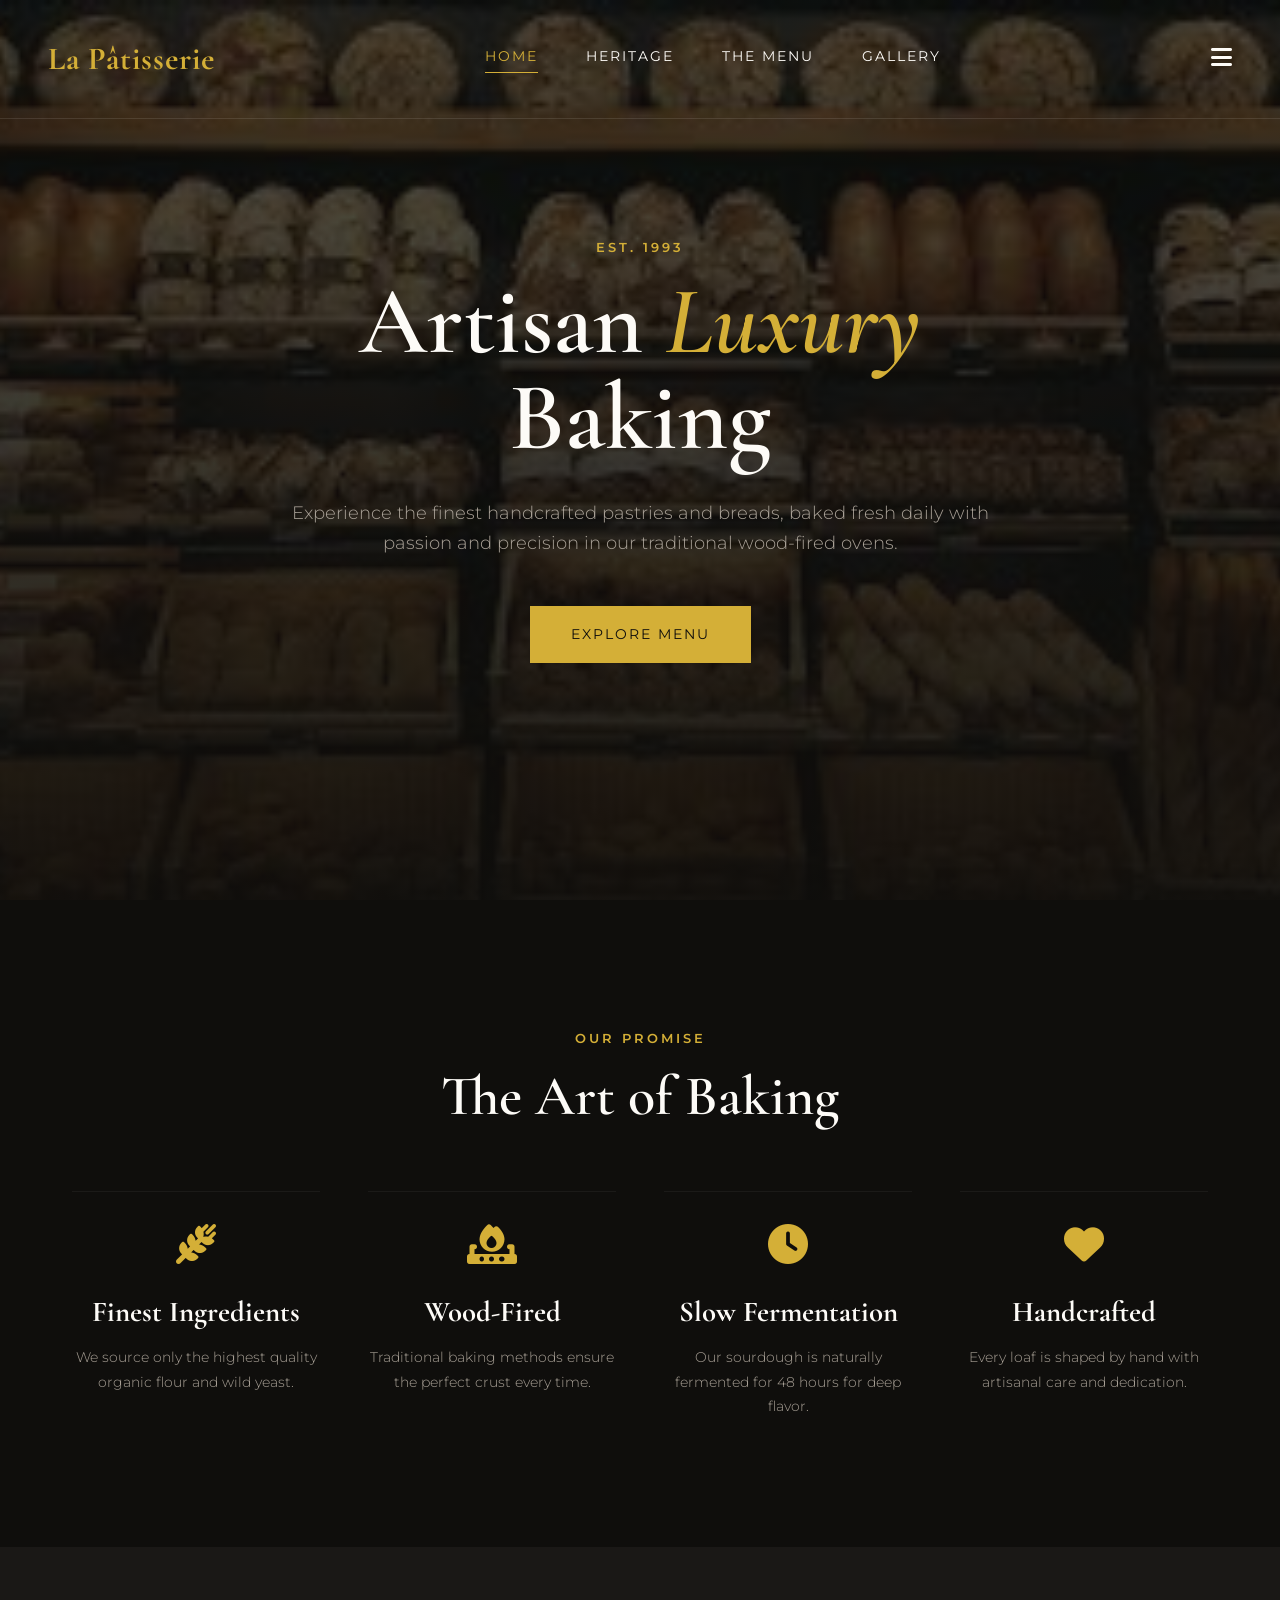
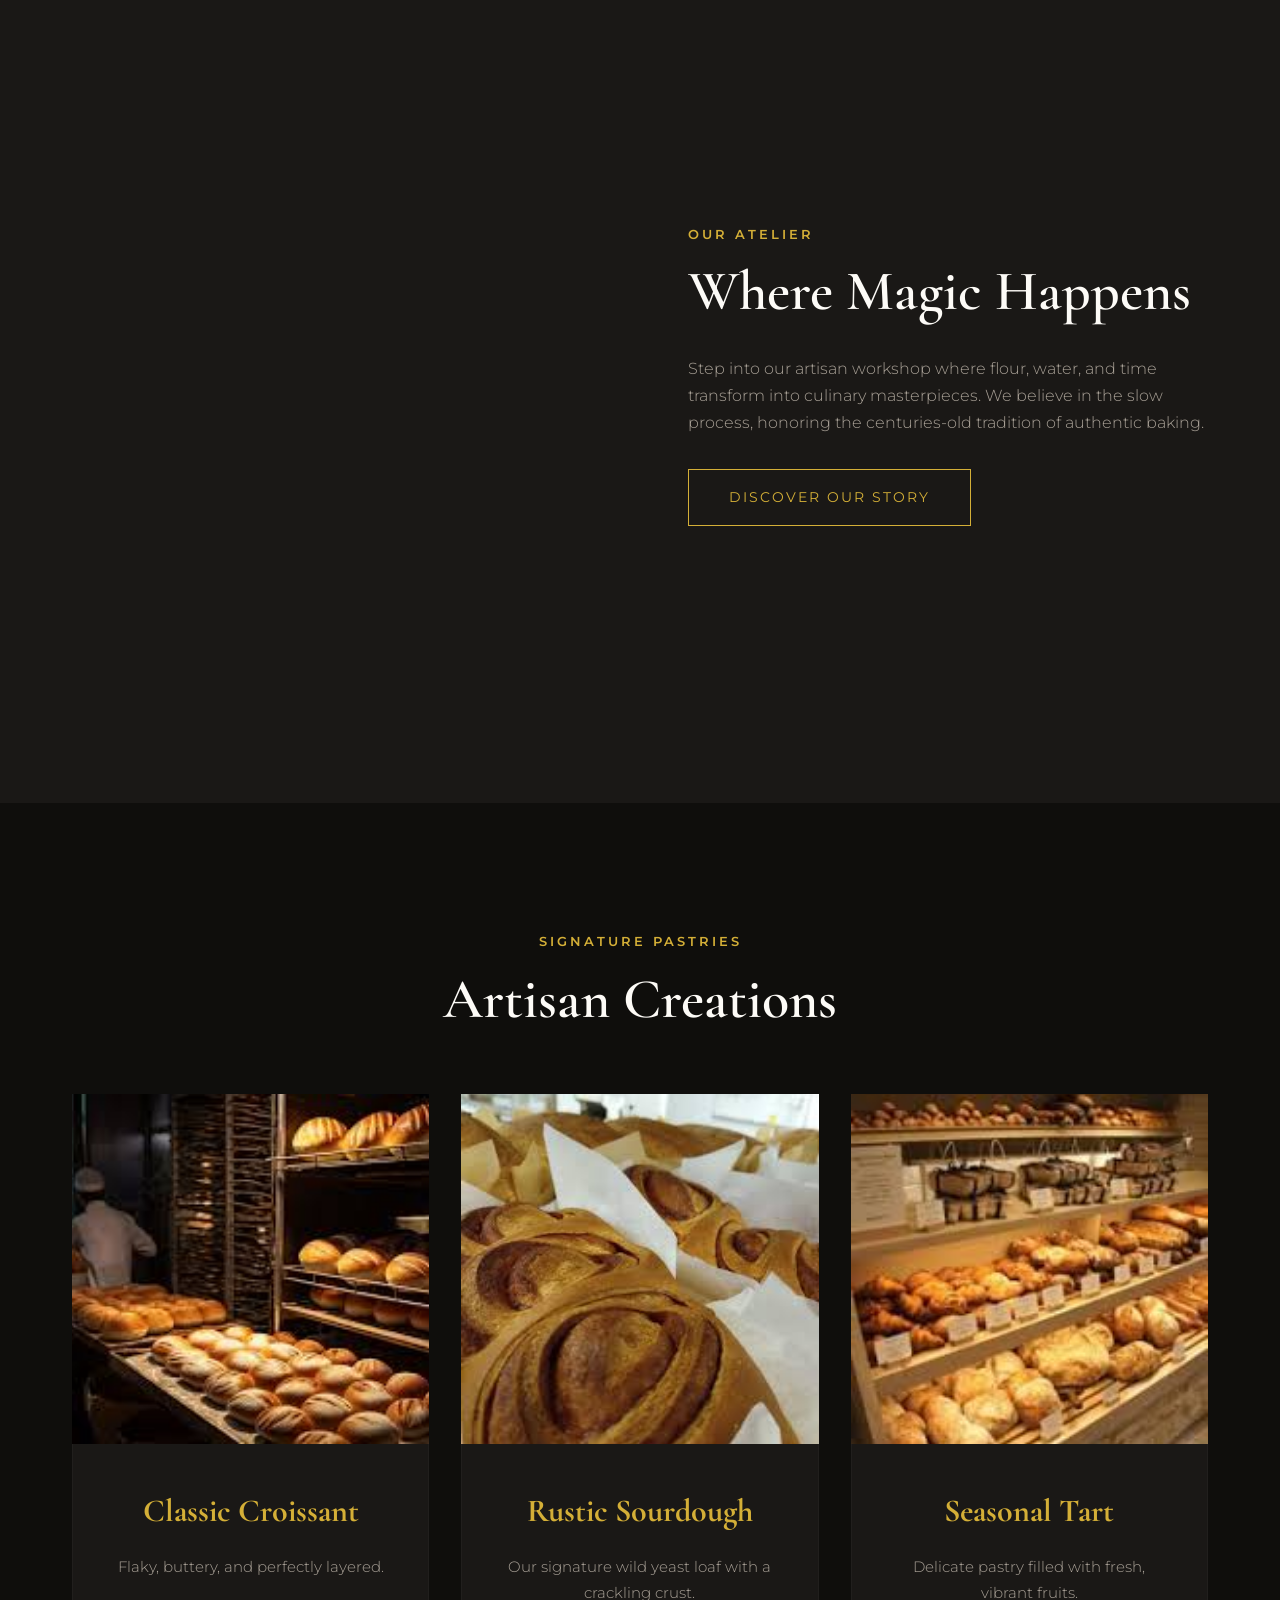
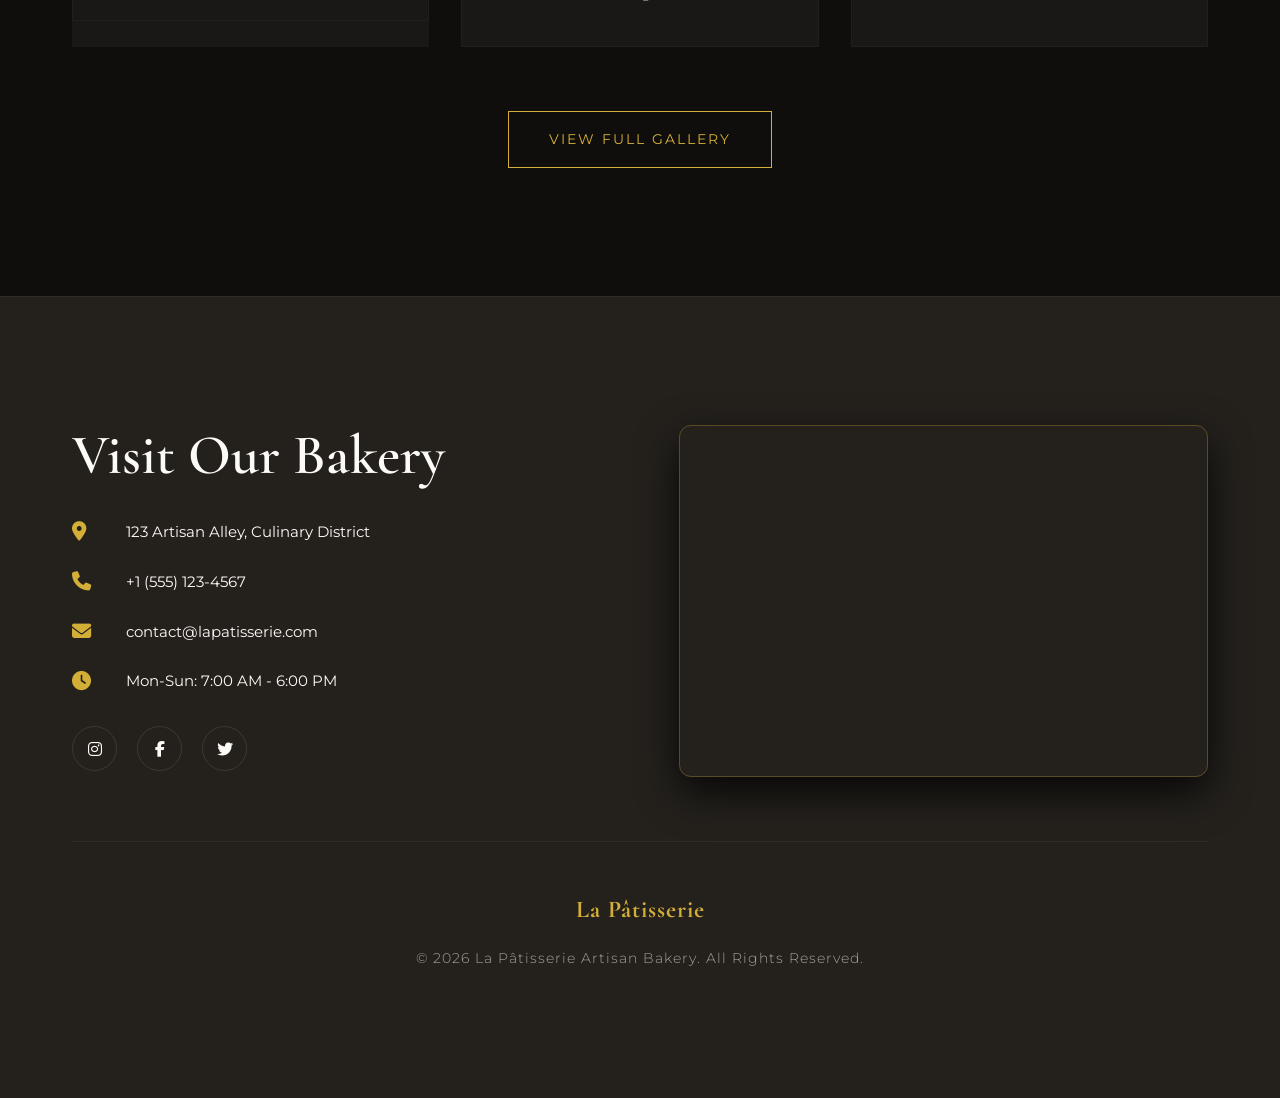
<file: index.html>
<!DOCTYPE html>
<html lang="en">
<head>
    <meta charset="UTF-8">
    <meta name="viewport" content="width=device-width, initial-scale=1.0">
    <title>La Pâtisserie | Artisan Bakery</title>
    <!-- Dark Luxury Fonts -->
    <link rel="preconnect" href="https://fonts.googleapis.com">
    <link rel="preconnect" href="https://fonts.gstatic.com" crossorigin>
    <link href="https://fonts.googleapis.com/css2?family=Cormorant+Garamond:ital,wght@0,400;0,600;0,700;1,400;1,600&family=Montserrat:wght@300;400;500;600&display=swap" rel="stylesheet">
    <link rel="stylesheet" href="https://cdnjs.cloudflare.com/ajax/libs/font-awesome/6.4.0/css/all.min.css" />
    <link rel="stylesheet" href="./index.css">
</head>
<body class="dark-theme">

    <!-- Navigation -->
    <nav class="luxury-nav">
        <div class="nav-container">
            <div class="logo-text">La Pâtisserie</div>
            <div class="nav-links">
                <a href="index.html" class="active-nav">Home</a>
                <a href="about.html">Heritage</a>
                <a href="menu.html">The Menu</a>
                <a href="gallery.html">Gallery</a>
            </div>
            <div class="nav-icon"><i class="fa-solid fa-bars"></i></div>
        </div>
    </nav>

    <!-- Hero Section -->
    <header class="hero-dramatic">
        <div class="hero-bg-image"></div>
        <div class="hero-overlay"></div>
        <div class="hero-content-dramatic">
            <span class="subtitle-gold">Est. 1993</span>
            <h1 class="title-serif serif-heading">Artisan <em>Luxury</em> Baking</h1>
            <p>Experience the finest handcrafted pastries and breads, baked fresh daily with passion and precision in our traditional wood-fired ovens.</p>
            <a href="menu.html" class="btn-gold-fill">Explore Menu</a>
        </div>
    </header>

    <!-- Features Section -->
    <section class="features-dark py-section">
        <div class="container text-center">
            <span class="subtitle-gold">Our Promise</span>
            <h2 class="serif-heading mb-4">The Art of Baking</h2>
            <div class="bakery-features-grid">
                <div class="b-feature">
                    <i class="fa-solid fa-wheat-awn feature-icon"></i>
                    <h3>Finest Ingredients</h3>
                    <p>We source only the highest quality organic flour and wild yeast.</p>
                </div>
                <div class="b-feature">
                    <i class="fa-solid fa-fire-burner feature-icon"></i>
                    <h3>Wood-Fired</h3>
                    <p>Traditional baking methods ensure the perfect crust every time.</p>
                </div>
                <div class="b-feature">
                    <i class="fa-solid fa-clock feature-icon"></i>
                    <h3>Slow Fermentation</h3>
                    <p>Our sourdough is naturally fermented for 48 hours for deep flavor.</p>
                </div>
                <div class="b-feature">
                    <i class="fa-solid fa-heart feature-icon"></i>
                    <h3>Handcrafted</h3>
                    <p>Every loaf is shaped by hand with artisanal care and dedication.</p>
                </div>
            </div>
        </div>
    </section>

    <!-- Atelier Section -->
    <section class="atelier-section py-section">
        <div class="container asym-grid">
            <div class="asym-image" style="background-image: url('./image/download (2).jfif');"></div>
            <div class="asym-content">
                <span class="subtitle-gold">Our Atelier</span>
                <h2 class="serif-heading mb-4">Where Magic Happens</h2>
                <p class="text-gray mb-4">Step into our artisan workshop where flour, water, and time transform into culinary masterpieces. We believe in the slow process, honoring the centuries-old tradition of authentic baking.</p>
                <a href="about.html" class="btn-gold-outline">Discover Our Story</a>
            </div>
        </div>
    </section>

    <!-- Creations Gallery -->
    <section class="gallery-section py-section">
        <div class="container">
            <div class="text-center mb-5">
                <span class="subtitle-gold">Signature Pastries</span>
                <h2 class="serif-heading">Artisan Creations</h2>
            </div>
            <div class="creations-grid">
                <div class="creation-card">
                    <div class="c-image-wrap">
                        <img src="./image/images (3).jfif" alt="Artisan Croissant">
                        <div class="c-overlay">
                            <span class="c-view">View Detail</span>
                        </div>
                    </div>
                    <div class="c-details">
                        <h3>Classic Croissant</h3>
                        <p>Flaky, buttery, and perfectly layered.</p>
                    </div>
                </div>
                <div class="creation-card">
                    <div class="c-image-wrap">
                        <img src="./image/download (2).jfif" alt="Sourdough Bread">
                        <div class="c-overlay">
                            <span class="c-view">View Detail</span>
                        </div>
                    </div>
                    <div class="c-details">
                        <h3>Rustic Sourdough</h3>
                        <p>Our signature wild yeast loaf with a crackling crust.</p>
                    </div>
                </div>
                <div class="creation-card">
                    <div class="c-image-wrap">
                        <img src="./image/download (1).jfif" alt="Fruit Tart">
                        <div class="c-overlay">
                            <span class="c-view">View Detail</span>
                        </div>
                    </div>
                    <div class="c-details">
                        <h3>Seasonal Tart</h3>
                        <p>Delicate pastry filled with fresh, vibrant fruits.</p>
                    </div>
                </div>
            </div>
            <div class="text-center mt-5">
                <a href="gallery.html" class="btn-gold-outline">View Full Gallery</a>
            </div>
        </div>
    </section>

    <!-- Footer -->
    <footer class="luxury-footer py-section">
        <div class="container">
            <div class="footer-split mb-5">
                <div class="footer-info">
                    <h2 class="serif-heading mb-4">Visit Our Bakery</h2>
                    <ul class="contact-list-elegant mb-4">
                        <li><i class="fa-solid fa-location-dot"></i> 123 Artisan Alley, Culinary District</li>
                        <li><i class="fa-solid fa-phone"></i> +1 (555) 123-4567</li>
                        <li><i class="fa-solid fa-envelope"></i> contact@lapatisserie.com</li>
                        <li><i class="fa-solid fa-clock"></i> Mon-Sun: 7:00 AM - 6:00 PM</li>
                    </ul>
                    <div class="social-elegant">
                        <a href="#"><i class="fa-brands fa-instagram"></i></a>
                        <a href="#"><i class="fa-brands fa-facebook-f"></i></a>
                        <a href="#"><i class="fa-brands fa-twitter"></i></a>
                    </div>
                </div>
                <div class="footer-map">
                    <iframe src="https://www.google.com/maps/embed?pb=!1m18!1m12!1m3!1d3022.61754060856!2d-73.98785368459424!3d40.74844097932847!2m3!1f0!2f0!3f0!3m2!1i1024!2i768!4f13.1!3m3!1m2!1s0x89c259a9b3117469%3A0xd134e199a405a163!2sEmpire%20State%20Building!5e0!3m2!1sen!2sus!4v1621288220000!5m2!1sen!2sus" allowfullscreen="" loading="lazy"></iframe>
                </div>
            </div>
            <div class="footer-bottom">
                <div class="logo-text mb-3" style="font-size: 1.5rem; justify-content: center; display: flex;">La Pâtisserie</div>
                <p>&copy; 2026 La Pâtisserie Artisan Bakery. All Rights Reserved.</p>
            </div>
        </div>
    </footer>

</body>
</html>
</file>
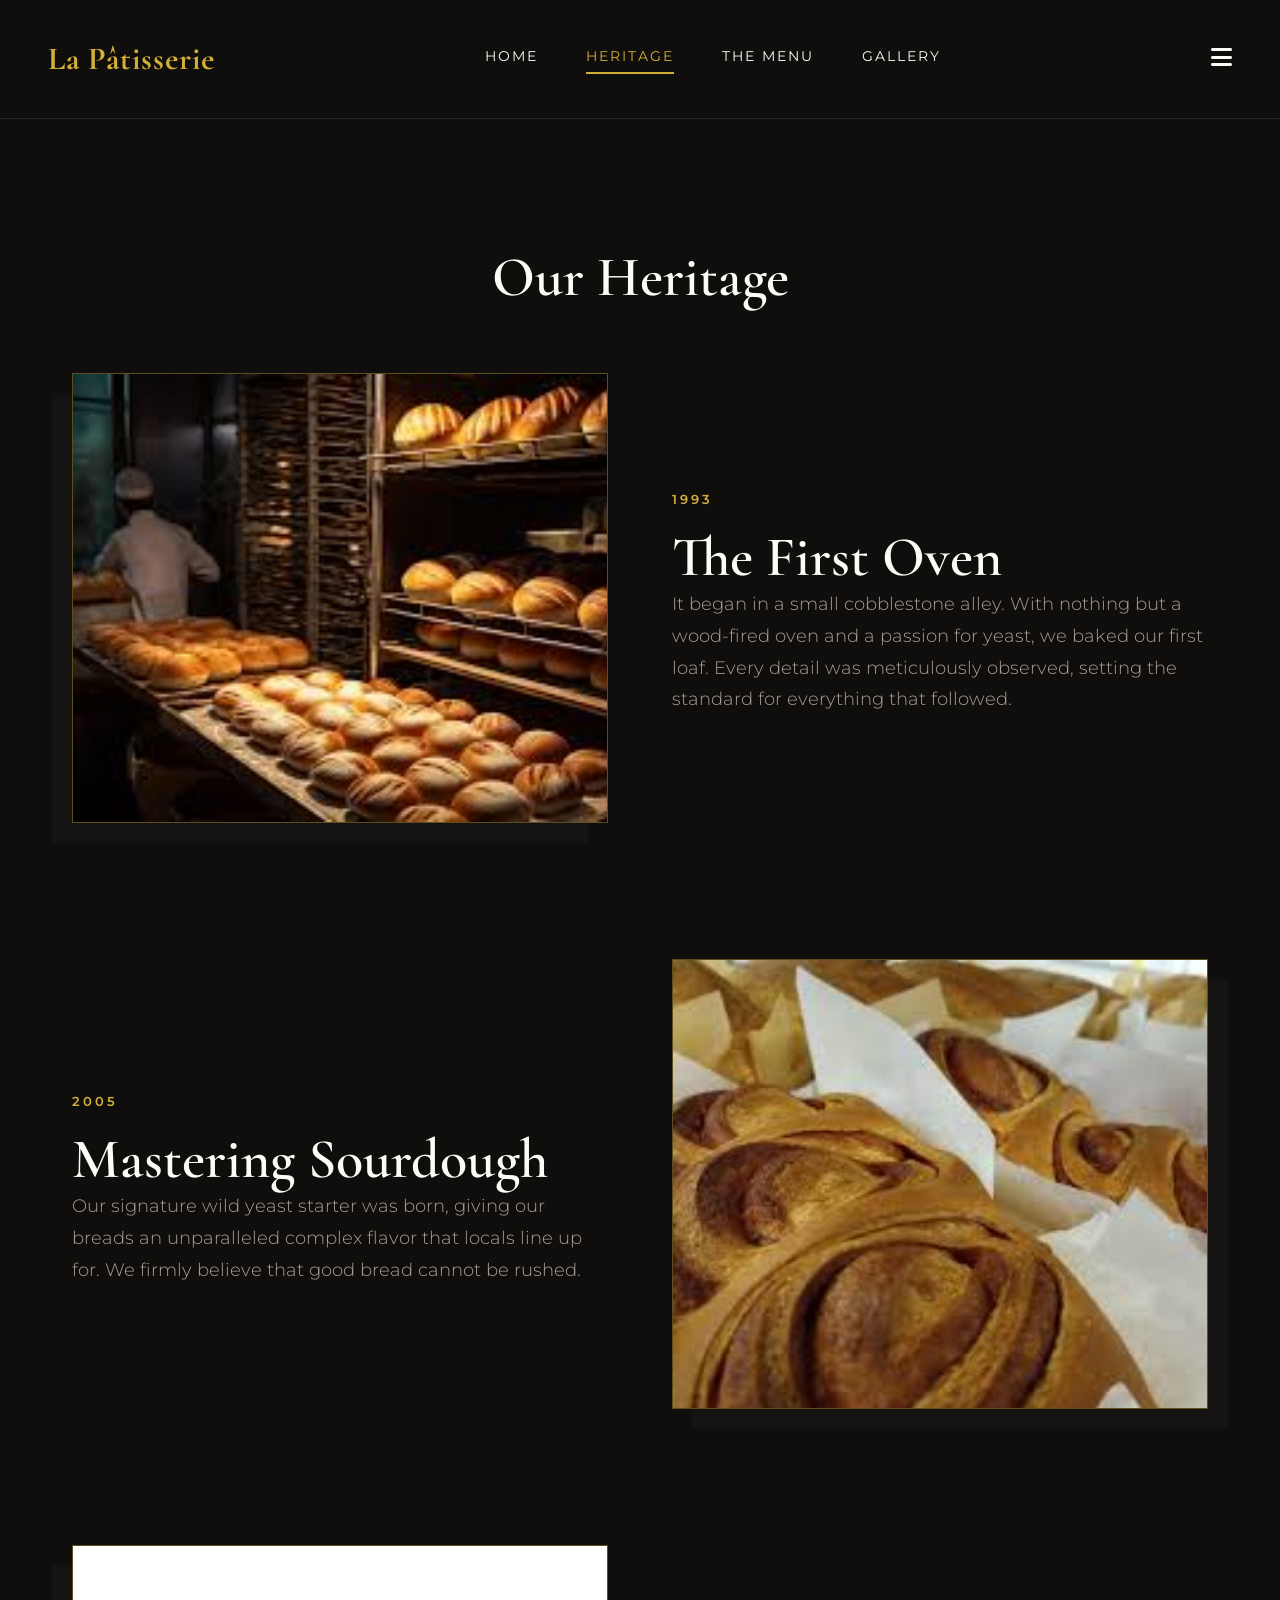
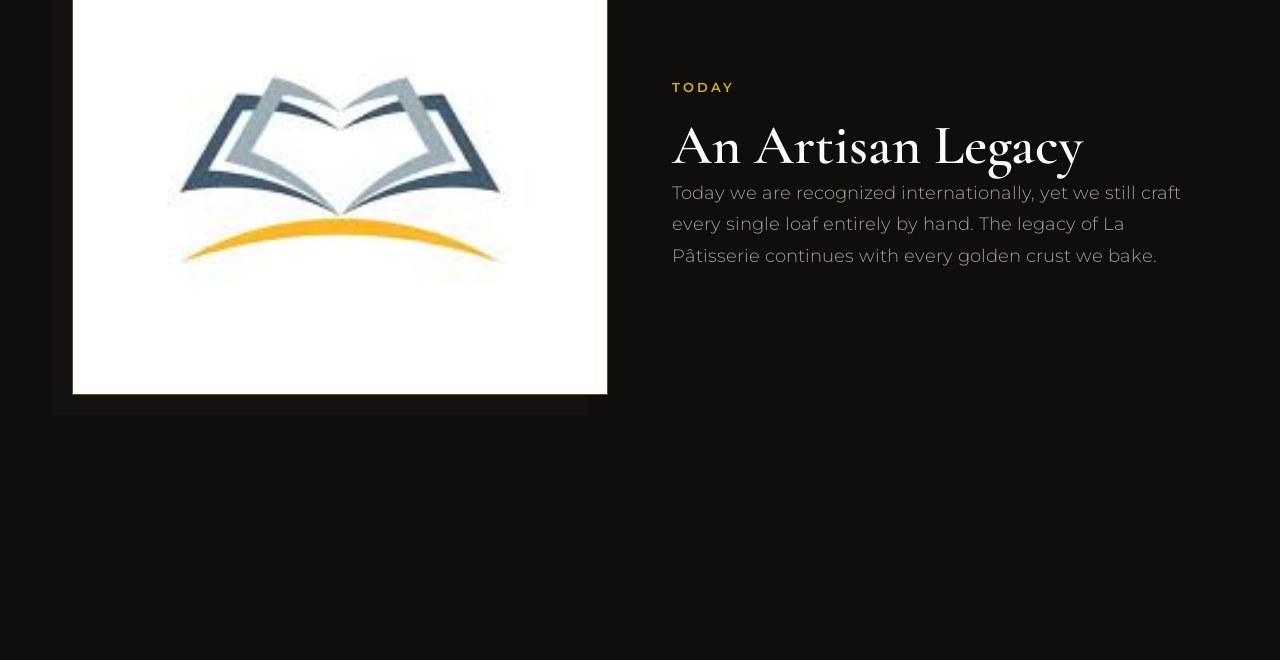
<file: about.html>
<!DOCTYPE html>
<html lang="en">
<head>
    <meta charset="UTF-8">
    <meta name="viewport" content="width=device-width, initial-scale=1.0">
    <title>Heritage | Artisan Bakery</title>
    <!-- Dark Luxury Fonts -->
    <link rel="preconnect" href="https://fonts.googleapis.com">
    <link rel="preconnect" href="https://fonts.gstatic.com" crossorigin>
    <link href="https://fonts.googleapis.com/css2?family=Cormorant+Garamond:ital,wght@0,400;0,600;0,700;1,400;1,600&family=Montserrat:wght@300;400;500;600&display=swap" rel="stylesheet">
    <link rel="stylesheet" href="https://cdnjs.cloudflare.com/ajax/libs/font-awesome/6.4.0/css/all.min.css" />
    <link rel="stylesheet" href="./index.css">
    <link rel="stylesheet" href="./css/about.css">
</head>
<body class="dark-theme">

    <!-- Navigation -->
    <nav class="luxury-nav luxury-nav-solid">
        <div class="nav-container">
            <div class="logo-text">La Pâtisserie</div>
            <div class="nav-links">
                <a href="index.html">Home</a>
                <a href="about.html" class="active-nav">Heritage</a>
                <a href="menu.html">The Menu</a>
                <a href="gallery.html">Gallery</a>
            </div>
            <div class="nav-icon"><i class="fa-solid fa-bars"></i></div>
        </div>
    </nav>

    <!-- About Content -->
    <section class="about-timeline py-section">
        <div class="container pt-5">
            <h1 class="serif-heading text-center mb-5 pb-4">Our Heritage</h1>
            
            <div class="zigzag-row">
                <div class="z-image">
                    <img src="./image/images (3).jfif" alt="Our ancient oven">
                </div>
                <div class="z-content">
                    <h4 class="subtitle-gold">1993</h4>
                    <h2 class="serif-heading">The First Oven</h2>
                    <p class="text-gray">It began in a small cobblestone alley. With nothing but a wood-fired oven and a passion for yeast, we baked our first loaf. Every detail was meticulously observed, setting the standard for everything that followed.</p>
                </div>
            </div>

            <div class="zigzag-row reverse">
                <div class="z-image">
                    <img src="./image/download (2).jfif" alt="Baking bread">
                </div>
                <div class="z-content">
                    <h4 class="subtitle-gold">2005</h4>
                    <h2 class="serif-heading">Mastering Sourdough</h2>
                    <p class="text-gray">Our signature wild yeast starter was born, giving our breads an unparalleled complex flavor that locals line up for. We firmly believe that good bread cannot be rushed.</p>
                </div>
            </div>

            <div class="zigzag-row">
                <div class="z-image">
                    <img src="./image/download (7).jfif" alt="Storefront">
                </div>
                <div class="z-content">
                    <h4 class="subtitle-gold">TODAY</h4>
                    <h2 class="serif-heading">An Artisan Legacy</h2>
                    <p class="text-gray">Today we are recognized internationally, yet we still craft every single loaf entirely by hand. The legacy of La Pâtisserie continues with every golden crust we bake.</p>
                </div>
            </div>

        </div>
    </section>

</body>
</html>
</file>
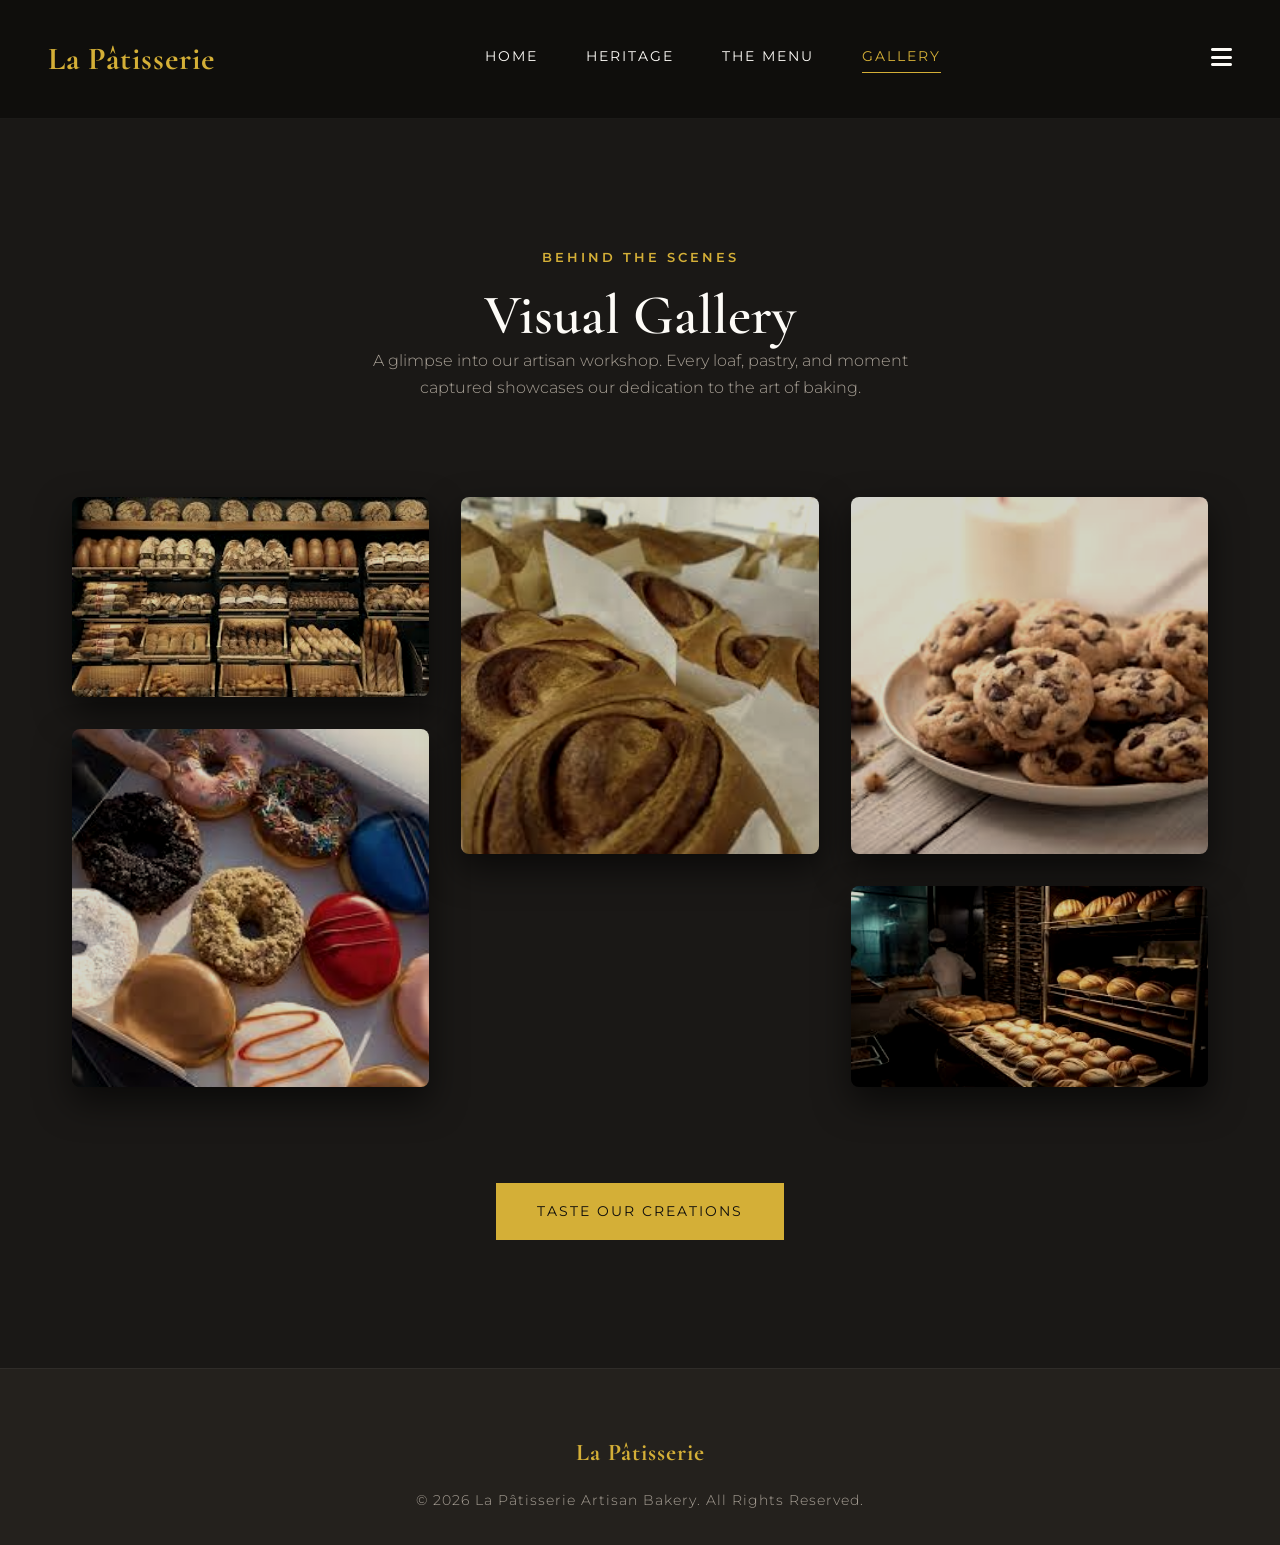
<file: gallery.html>
<!DOCTYPE html>
<html lang="en">
<head>
    <meta charset="UTF-8">
    <meta name="viewport" content="width=device-width, initial-scale=1.0">
    <title>Gallery | Artisan Bakery</title>
    <!-- Dark Luxury Fonts -->
    <link rel="preconnect" href="https://fonts.googleapis.com">
    <link rel="preconnect" href="https://fonts.gstatic.com" crossorigin>
    <link href="https://fonts.googleapis.com/css2?family=Cormorant+Garamond:ital,wght@0,400;0,600;0,700;1,400;1,600&family=Montserrat:wght@300;400;500;600&display=swap" rel="stylesheet">
    <link rel="stylesheet" href="https://cdnjs.cloudflare.com/ajax/libs/font-awesome/6.4.0/css/all.min.css" />
    <link rel="stylesheet" href="./index.css">
    <link rel="stylesheet" href="./css/gallery.css">
</head>
<body class="dark-theme">

    <!-- Navigation -->
    <nav class="luxury-nav luxury-nav-solid">
        <div class="nav-container">
            <div class="logo-text">La Pâtisserie</div>
            <div class="nav-links">
                <a href="index.html">Home</a>
                <a href="about.html">Heritage</a>
                <a href="menu.html">The Menu</a>
                <a href="gallery.html" class="active-nav">Gallery</a>
            </div>
            <div class="nav-icon"><i class="fa-solid fa-bars"></i></div>
        </div>
    </nav>

    <!-- Gallery Content -->
    <section class="gallery-masonry py-section">
        <div class="container pt-4">
            <div class="text-center mb-5 pb-3">
                <h4 class="subtitle-gold">BEHIND THE SCENES</h4>
                <h1 class="serif-heading">Visual Gallery</h1>
                <p class="text-gray mt-3" style="max-width: 600px; margin: 0 auto;">A glimpse into our artisan workshop. Every loaf, pastry, and moment captured showcases our dedication to the art of baking.</p>
            </div>

            <div class="masonry-grid">
                <div class="m-item">
                    <img src="./image/images (1).jfif" alt="Baking process">
                    <div class="m-overlay">
                        <h3>The Process</h3>
                        <p><i class="fa-solid fa-eye"></i> View Masterpiece</p>
                    </div>
                </div>
                
                <div class="m-item">
                    <img src="./image/download (3).jfif" alt="Bagel">
                    <div class="m-overlay">
                        <h3>Artisan Bagel</h3>
                        <p><i class="fa-solid fa-eye"></i> View Masterpiece</p>
                    </div>
                </div>

                <div class="m-item">
                    <img src="./image/download (2).jfif" alt="Bread">
                    <div class="m-overlay">
                        <h3>Rustic Loaf</h3>
                        <p><i class="fa-solid fa-eye"></i> View Masterpiece</p>
                    </div>
                </div>
                
                <div class="m-item">
                    <img src="./image/download (4).jfif" alt="Cookies">
                    <div class="m-overlay">
                        <h3>Handcrafted Cookies</h3>
                        <p><i class="fa-solid fa-eye"></i> View Masterpiece</p>
                    </div>
                </div>

                <div class="m-item">
                    <img src="./image/images (3).jfif" alt="Oven">
                    <div class="m-overlay">
                        <h3>Wood-Fired Oven</h3>
                        <p><i class="fa-solid fa-eye"></i> View Masterpiece</p>
                    </div>
                </div>
            </div>

            <!-- Subtle Call to Action -->
            <div class="text-center mt-5 pt-4">
                <a href="menu.html" class="btn-gold-fill">Taste Our Creations</a>
            </div>

        </div>
    </section>

    <!-- Footer -->
    <footer class="luxury-footer py-section" style="padding-top: 4rem; padding-bottom: 2rem;">
        <div class="container">
            <div class="footer-bottom" style="border-top: none; padding-top: 0;">
                <div class="logo-text mb-3" style="font-size: 1.5rem; justify-content: center; display: flex;">La Pâtisserie</div>
                <p>&copy; 2026 La Pâtisserie Artisan Bakery. All Rights Reserved.</p>
            </div>
        </div>
    </footer>

</body>
</html>
</file>
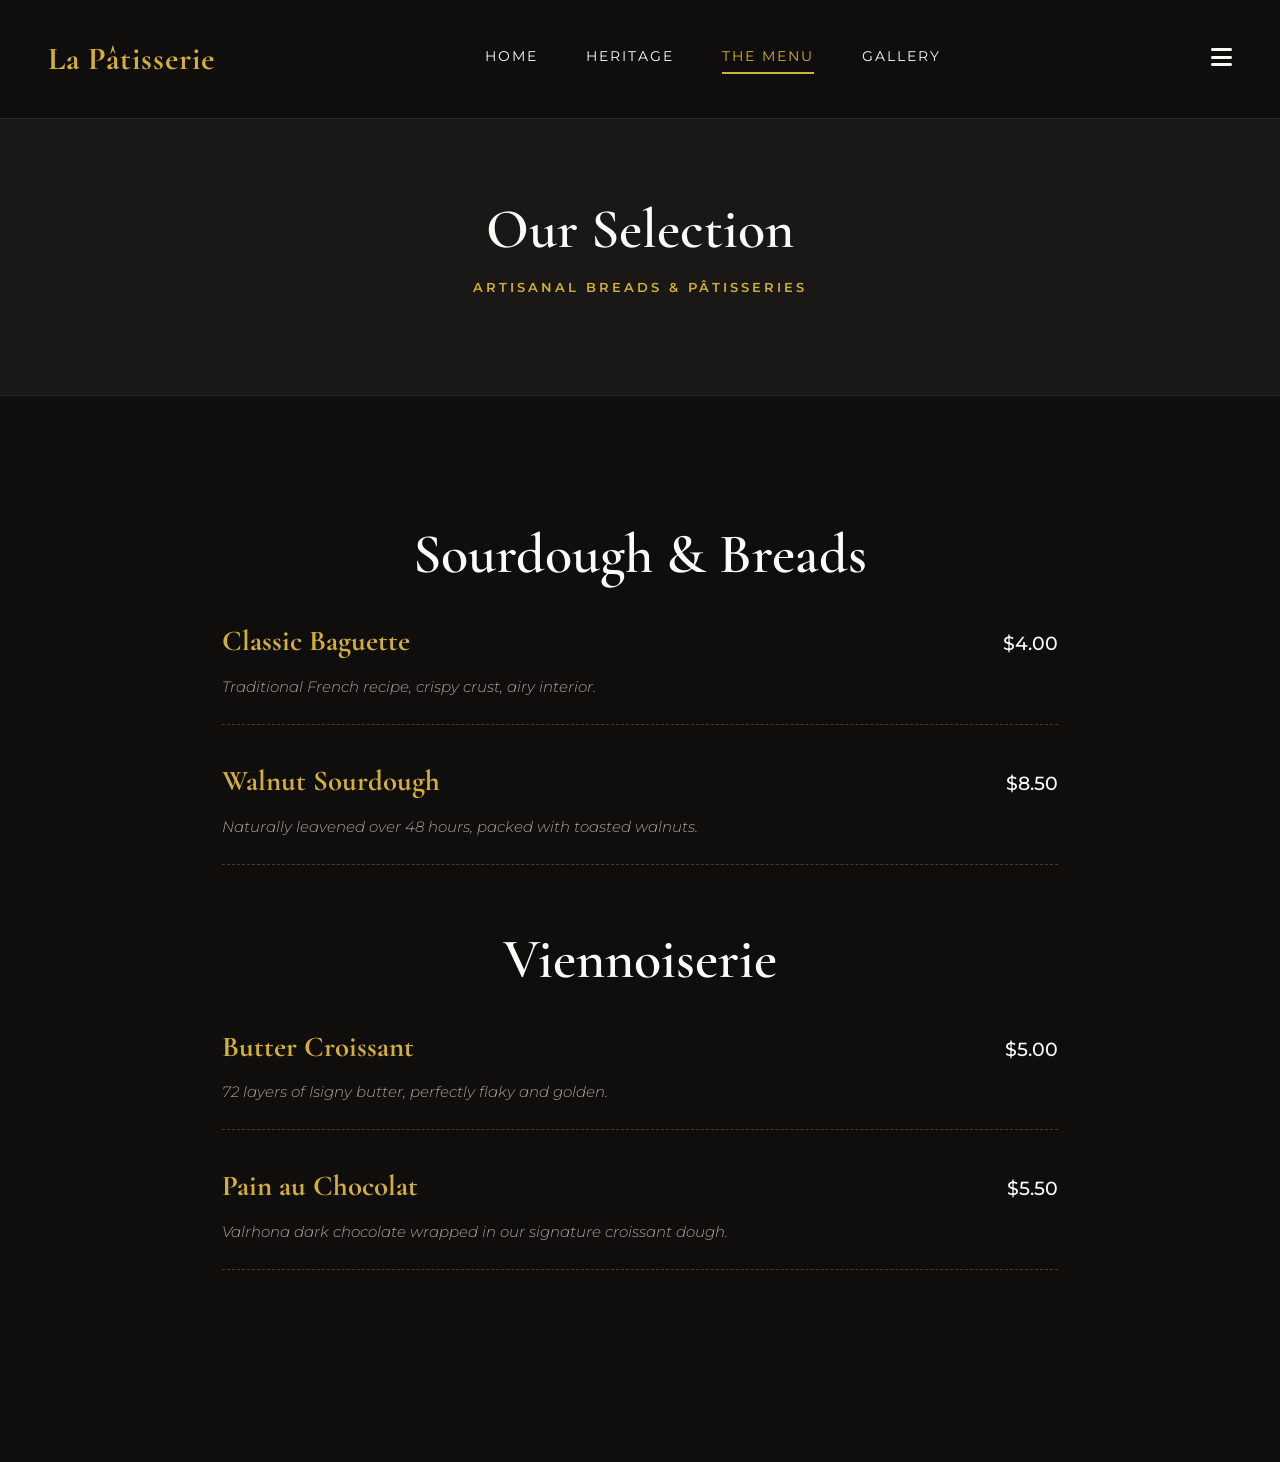
<file: menu.html>
<!DOCTYPE html>
<html lang="en">
<head>
    <meta charset="UTF-8">
    <meta name="viewport" content="width=device-width, initial-scale=1.0">
    <title>The Menu | Artisan Bakery</title>
    <!-- Dark Luxury Fonts -->
    <link rel="preconnect" href="https://fonts.googleapis.com">
    <link rel="preconnect" href="https://fonts.gstatic.com" crossorigin>
    <link href="https://fonts.googleapis.com/css2?family=Cormorant+Garamond:ital,wght@0,400;0,600;0,700;1,400;1,600&family=Montserrat:wght@300;400;500;600&display=swap" rel="stylesheet">
    <link rel="stylesheet" href="https://cdnjs.cloudflare.com/ajax/libs/font-awesome/6.4.0/css/all.min.css" />
    <link rel="stylesheet" href="./index.css">
    <link rel="stylesheet" href="./css/menu.css">
</head>
<body class="dark-theme">

    <!-- Navigation -->
    <nav class="luxury-nav luxury-nav-solid">
        <div class="nav-container">
            <div class="logo-text">La Pâtisserie</div>
            <div class="nav-links">
                <a href="index.html">Home</a>
                <a href="about.html">Heritage</a>
                <a href="menu.html" class="active-nav">The Menu</a>
                <a href="gallery.html">Gallery</a>
            </div>
            <div class="nav-icon"><i class="fa-solid fa-bars"></i></div>
        </div>
    </nav>

    <!-- Menu Header -->
    <section class="page-header menu-header">
        <h1 class="serif-heading">Our Selection</h1>
        <p class="subtitle-gold mt-3">Artisanal Breads & Pâtisseries</p>
    </section>

    <!-- Menu Content -->
    <section class="menu-section py-section">
        <div class="container container-narrow">
            
            <div class="menu-category">
                <h2 class="serif-heading text-center mb-4">Sourdough & Breads</h2>
                <div class="menu-list">
                    <div class="menu-item">
                        <div class="m-title-row">
                            <h3>Classic Baguette</h3>
                            <span class="m-price">$4.00</span>
                        </div>
                        <p class="m-desc">Traditional French recipe, crispy crust, airy interior.</p>
                    </div>
                    <div class="menu-item">
                        <div class="m-title-row">
                            <h3>Walnut Sourdough</h3>
                            <span class="m-price">$8.50</span>
                        </div>
                        <p class="m-desc">Naturally leavened over 48 hours, packed with toasted walnuts.</p>
                    </div>
                </div>
            </div>

            <div class="menu-category mt-5 pt-4">
                <h2 class="serif-heading text-center mb-4">Viennoiserie</h2>
                <div class="menu-list">
                    <div class="menu-item">
                        <div class="m-title-row">
                            <h3>Butter Croissant</h3>
                            <span class="m-price">$5.00</span>
                        </div>
                        <p class="m-desc">72 layers of Isigny butter, perfectly flaky and golden.</p>
                    </div>
                    <div class="menu-item">
                        <div class="m-title-row">
                            <h3>Pain au Chocolat</h3>
                            <span class="m-price">$5.50</span>
                        </div>
                        <p class="m-desc">Valrhona dark chocolate wrapped in our signature croissant dough.</p>
                    </div>
                </div>
            </div>

        </div>
    </section>

</body>
</html>
</file>
<file: index.css>
/* =========================================
   LUXURY ARTISAN BAKERY DESIGN (DARK MODE)
   ========================================= */

@import url('https://fonts.googleapis.com/css2?family=Cormorant+Garamond:ital,wght@0,400;0,600;0,700;1,400;1,600&family=Montserrat:wght@300;400;500;600&display=swap');

:root {
    --bg-dark: #0f0e0c;        /* Pitch black with a warm tint */
    --bg-surface: #1a1816;     /* Slightly lighter dark */
    --bg-light: #24211d;
    
    --gold: #d4af37;           /* Classic luxury gold */
    --gold-hover: #b5952f;
    
    --text-main: #fdfbf7;      /* Clean off-white */
    --text-gray: #a8a096;      /* Warm muted text */
    
    --font-serif: 'Cormorant Garamond', serif;
    --font-sans: 'Montserrat', sans-serif;
    
    --transition: all 0.5s cubic-bezier(0.25, 0.46, 0.45, 0.94);
}

* { margin: 0; padding: 0; box-sizing: border-box; }

body.dark-theme {
    font-family: var(--font-sans);
    background-color: var(--bg-dark);
    color: var(--text-main);
    line-height: 1.7;
    overflow-x: hidden;
}

a { text-decoration: none; color: inherit; }
.container { max-width: 1200px; margin: 0 auto; padding: 0 2rem; }
.container-narrow { max-width: 900px; }
.text-center { text-align: center; }
.mb-2 { margin-bottom: 0.5rem; }
.mb-3 { margin-bottom: 1rem; }
.mb-4 { margin-bottom: 2rem; }
.mb-5 { margin-bottom: 4rem; }
.mt-3 { margin-top: 1rem; }
.mt-4 { margin-top: 2rem; }
.mt-5 { margin-top: 4rem; }
.py-section { padding: 8rem 0; }
.text-gray { color: var(--text-gray); }

/* --- Typography --- */
.serif-heading {
    font-family: var(--font-serif);
    font-size: 3.5rem;
    font-weight: 600;
    line-height: 1.1;
    color: var(--text-main);
}
.subtitle-gold {
    font-family: var(--font-sans);
    color: var(--gold);
    font-size: 0.8rem;
    font-weight: 600;
    letter-spacing: 3px;
    text-transform: uppercase;
    margin-bottom: 1rem;
    display: block;
}
p {
    font-size: 1rem;
    font-weight: 300;
}

/* --- Buttons --- */
.btn-gold-outline {
    display: inline-block;
    padding: 1rem 2.5rem;
    border: 1px solid var(--gold);
    color: var(--gold);
    font-family: var(--font-sans);
    font-size: 0.85rem;
    letter-spacing: 2px;
    text-transform: uppercase;
    transition: var(--transition);
    background: transparent;
}
.btn-gold-outline:hover {
    background: var(--gold);
    color: var(--bg-dark);
}
.btn-gold-fill {
    display: inline-block;
    padding: 1rem 2.5rem;
    border: 1px solid var(--gold);
    background: var(--gold);
    color: var(--bg-dark);
    font-family: var(--font-sans);
    font-size: 0.85rem;
    letter-spacing: 2px;
    text-transform: uppercase;
    transition: var(--transition);
}
.btn-gold-fill:hover {
    background: transparent;
    color: var(--gold);
}

/* --- Nav --- */
.luxury-nav {
    position: absolute;
    top: 0; left: 0; right: 0;
    z-index: 100;
    padding: 2rem 0;
    border-bottom: 1px solid rgba(255,255,255,0.1);
}
.nav-container {
    display: flex;
    justify-content: space-between;
    align-items: center;
    max-width: 1400px;
    margin: 0 auto;
    padding: 0 3rem;
}
.logo-text {
    font-family: var(--font-serif);
    font-size: 2rem;
    font-weight: 700;
    color: var(--gold);
    letter-spacing: 1px;
}
.nav-links {
    display: flex;
    gap: 3rem;
}
.nav-links a {
    font-size: 0.85rem;
    text-transform: uppercase;
    letter-spacing: 2px;
    position: relative;
    padding-bottom: 5px;
}
.nav-links a::after {
    content: '';
    position: absolute;
    bottom: 0; left: 0; right: 0;
    height: 1px;
    background: var(--gold);
    transform: scaleX(0);
    transform-origin: right;
    transition: transform 0.4s ease;
}
.nav-links a:hover::after {
    transform: scaleX(1);
    transform-origin: left;
}
.active-nav {
    color: var(--gold) !important;
}
.active-nav::after {
    transform: scaleX(1) !important;
}
.nav-icon i {
    font-size: 1.5rem;
    cursor: pointer;
    color: var(--text-main);
}

/* --- Hero Dramatic --- */
.hero-dramatic {
    position: relative;
    height: 100vh;
    min-height: 700px;
    display: flex;
    align-items: center;
    justify-content: center;
    text-align: center;
    padding: 0 2rem;
}
.hero-bg-image {
    position: absolute;
    top: 0; left: 0; right: 0; bottom: 0;
    background-image: url('./image/images (1).jfif');
    background-size: cover;
    background-position: center;
    background-attachment: fixed; /* Parallax effect */
    z-index: -2;
}
.hero-overlay {
    position: absolute;
    top: 0; left: 0; right: 0; bottom: 0;
    background: linear-gradient(to bottom, rgba(15, 14, 12, 0.7) 0%, rgba(15, 14, 12, 0.95) 100%);
    z-index: -1;
}
.hero-content-dramatic {
    z-index: 10;
    max-width: 800px;
}
.hero-content-dramatic .title-serif {
    font-size: 6rem;
    line-height: 1;
    margin-bottom: 2rem;
}
.hero-content-dramatic em {
    font-style: italic;
    color: var(--gold);
}
.hero-content-dramatic p {
    font-size: 1.1rem;
    color: var(--text-gray);
    margin-bottom: 3rem;
    padding: 0 2rem;
}

/* --- Bakery Features Section --- */
.features-dark {
    background-color: var(--bg-dark);
}
.bakery-features-grid {
    display: grid;
    grid-template-columns: repeat(4, 1fr);
    gap: 3rem;
    margin-top: 4rem;
}
.b-feature {
    border-top: 1px solid rgba(255,255,255,0.05);
    padding-top: 2rem;
    text-align: center;
    transition: var(--transition);
}
.b-feature:hover {
    border-top-color: var(--gold);
    transform: translateY(-10px);
}
.feature-icon {
    font-size: 2.5rem;
    color: var(--gold);
    margin-bottom: 1.5rem;
}
.b-feature h3 {
    font-family: var(--font-serif);
    font-size: 1.8rem;
    margin-bottom: 0.5rem;
}
.b-feature p {
    font-size: 0.9rem;
    color: var(--text-gray);
}

/* --- Asymmetrical Atelier Layer --- */
.atelier-section {
    background-color: var(--bg-surface);
}
.asym-grid {
    display: flex;
    align-items: center;
    gap: 6rem;
}
.asym-image {
    flex: 1;
    height: 600px;
    background-size: cover;
    background-position: center;
    background-attachment: fixed;
    position: relative;
}
.asym-image::after {
    content: '';
    position: absolute;
    top: -20px; left: -20px;
    width: 100%; height: 100%;
    border: 1px solid var(--gold);
    z-index: -1;
}
.asym-content {
    flex: 1;
}

/* --- Creations Gallery --- */
.gallery-section {
    background-color: var(--bg-dark);
}
.creations-grid {
    display: grid;
    grid-template-columns: repeat(3, 1fr);
    gap: 2rem;
}
.creation-card {
    background: var(--bg-surface);
    transition: var(--transition);
}
.creation-card:hover {
    transform: translateY(-15px);
    box-shadow: 0 20px 40px rgba(0,0,0,0.5);
}
.c-image-wrap {
    position: relative;
    overflow: hidden;
    height: 350px;
}
.c-image-wrap img {
    width: 100%; height: 100%;
    object-fit: cover;
    transition: transform 0.8s ease;
}
.creation-card:hover .c-image-wrap img {
    transform: scale(1.1);
}
.c-overlay {
    position: absolute;
    top: 0; left: 0; right: 0; bottom: 0;
    background: rgba(15, 14, 12, 0.4);
    display: flex;
    justify-content: center;
    align-items: center;
    opacity: 0;
    transition: var(--transition);
}
.creation-card:hover .c-overlay {
    opacity: 1;
}
.c-view {
    font-family: var(--font-sans);
    font-size: 0.8rem;
    letter-spacing: 2px;
    text-transform: uppercase;
    border: 1px solid white;
    padding: 0.5rem 1.5rem;
}
.c-details {
    padding: 2.5rem;
    text-align: center;
    border: 1px solid rgba(255,255,255,0.03);
    border-top: none;
}
.c-details h3 {
    font-family: var(--font-serif);
    font-size: 2rem;
    margin-bottom: 1rem;
    color: var(--gold);
}
.c-details p {
    font-size: 0.95rem;
    color: var(--text-gray);
}

/* --- Luxury Footer --- */
.luxury-footer {
    background-color: var(--bg-light);
    border-top: 1px solid rgba(255,255,255,0.05);
}
.footer-split {
    display: flex;
    gap: 5rem;
}
.footer-info {
    flex: 1;
}
.contact-list-elegant {
    list-style: none;
}
.contact-list-elegant li {
    display: flex;
    align-items: center;
    gap: 1.5rem;
    margin-bottom: 1.5rem;
    font-size: 0.95rem;
}
.contact-list-elegant i {
    color: var(--gold);
    font-size: 1.2rem;
    width: 30px;
}
.social-elegant a {
    display: inline-flex;
    justify-content: center;
    align-items: center;
    width: 45px; height: 45px;
    border: 1px solid rgba(255,255,255,0.1);
    border-radius: 50%;
    margin-right: 1rem;
    color: var(--text-main);
    transition: var(--transition);
}
.social-elegant a:hover {
    background: var(--gold);
    border-color: var(--gold);
    color: var(--bg-dark);
}
.footer-map {
    flex: 1;
    position: relative;
    border-radius: 12px;
    overflow: hidden;
    box-shadow: 0 15px 40px rgba(0, 0, 0, 0.8);
    border: 1px solid rgba(212, 175, 55, 0.3);
}
.footer-map iframe {
    width: 100%; height: 350px;
    display: block;
    filter: grayscale(100%) invert(92%) contrast(1.2) hue-rotate(180deg);
    transition: filter 0.5s ease;
    border: none;
}
.footer-map iframe:hover {
    filter: grayscale(0%) invert(0%) contrast(1);
}
.footer-bottom {
    text-align: center;
    border-top: 1px solid rgba(255,255,255,0.05);
    padding-top: 3rem;
}
.footer-logo {
    height: 40px;
    margin-bottom: 1rem;
    filter: brightness(0) invert(1) hue-rotate(180deg) brightness(0.7);
}
.footer-bottom p {
    font-size: 0.85rem;
    color: var(--text-gray);
    letter-spacing: 1px;
}

/* --- Responsive Layout --- */
@media (max-width: 1024px) {
    .nav-links { display: none; }
    .hero-content-dramatic .title-serif { font-size: 4.5rem; }
    .bakery-features-grid { grid-template-columns: repeat(2, 1fr); gap: 2rem; }
    .asym-grid { flex-direction: column; text-align: center; }
    .asym-image { width: 100%; height: 400px; }
    .asym-image::after { display: none; }
    .creations-grid { grid-template-columns: repeat(2, 1fr); }
    .footer-split { flex-direction: column; }
}

@media (max-width: 768px) {
    .hero-content-dramatic .title-serif { font-size: 3rem; }
    .hero-content-dramatic p { padding: 0; }
    .bakery-features-grid { grid-template-columns: 1fr; }
    .creations-grid { grid-template-columns: 1fr; }
}
</file>
<file: css/about.css>
/* --- About Page Specific --- */
.luxury-nav-solid {
    position: static;
    background-color: var(--bg-dark);
}

.zigzag-row {
    display: flex;
    align-items: center;
    gap: 4rem;
    margin-bottom: 8rem;
}

.zigzag-row.reverse {
    flex-direction: row-reverse;
}

.z-image {
    flex: 1;
    position: relative;
}

.z-image img {
    width: 100%;
    height: 450px;
    object-fit: cover;
    border: 1px solid rgba(212, 175, 55, 0.4);
    box-shadow: -20px 20px 0 rgba(255,255,255,0.02);
    transition: transform 0.5s ease;
}
.reverse .z-image img {
    box-shadow: 20px 20px 0 rgba(255,255,255,0.02);
}

.z-image:hover img {
    transform: scale(1.02);
}

.z-content {
    flex: 1;
}

.z-content p {
    font-size: 1.1rem;
    line-height: 1.8;
}

.active-nav {
    color: var(--gold) !important;
    border-bottom: 1px solid var(--gold);
}

@media (max-width: 900px) {
    .zigzag-row, .zigzag-row.reverse {
        flex-direction: column;
        text-align: center;
        gap: 2rem;
        margin-bottom: 4rem;
    }
    .z-image img {
        height: 300px;
        box-shadow: none !important;
    }
}
</file>
<file: css/gallery.css>
/* --- Luxury Gallery Design --- */

.luxury-nav-solid {
    position: static;
    background-color: var(--bg-dark);
    border-bottom: 1px solid rgba(255, 255, 255, 0.05);
}

.gallery-masonry {
    background-color: var(--bg-surface);
    min-height: 100vh;
}

/* Modern CSS Columns Masonry */
.masonry-grid {
    column-count: 3;
    column-gap: 2rem;
    padding: 2rem 0;
}

.m-item {
    break-inside: avoid;
    margin-bottom: 2rem;
    position: relative;
    border-radius: 8px;
    overflow: hidden;
    cursor: pointer;
    box-shadow: 0 15px 35px rgba(0, 0, 0, 0.6);
    background-color: var(--bg-dark);
}

.m-item::before {
    content: '';
    position: absolute;
    top: 0; left: 0; right: 0; bottom: 0;
    border: 1px solid rgba(212, 175, 55, 0);
    border-radius: 8px;
    transition: all 0.5s ease;
    z-index: 2;
    pointer-events: none;
}

.m-item:hover::before {
    border-color: rgba(212, 175, 55, 0.6);
    top: 15px; left: 15px; right: 15px; bottom: 15px;
}

.m-item img {
    width: 100%;
    height: auto;
    display: block;
    object-fit: cover;
    filter: sepia(0.3) brightness(0.8) contrast(1.1);
    transition: transform 1s cubic-bezier(0.25, 0.46, 0.45, 0.94), filter 0.8s ease;
}

.m-item:hover img {
    transform: scale(1.1);
    filter: sepia(0) brightness(1) contrast(1.2);
}

.m-overlay {
    position: absolute;
    top: 0; left: 0; right: 0; bottom: 0;
    background: linear-gradient(to top, rgba(15, 14, 12, 0.9) 0%, rgba(15, 14, 12, 0) 60%);
    display: flex;
    flex-direction: column;
    justify-content: flex-end;
    padding: 2.5rem;
    opacity: 0;
    transition: opacity 0.5s ease;
    z-index: 1;
}

.m-item:hover .m-overlay {
    opacity: 1;
}

.m-overlay h3 {
    font-family: var(--font-serif);
    color: var(--gold);
    font-size: 1.8rem;
    margin-bottom: 0.5rem;
    transform: translateY(20px);
    transition: transform 0.5s cubic-bezier(0.25, 0.46, 0.45, 0.94);
}

.m-item:hover .m-overlay h3 {
    transform: translateY(0);
}

.m-overlay p {
    font-size: 0.85rem;
    color: var(--text-main);
    letter-spacing: 2px;
    text-transform: uppercase;
    transform: translateY(20px);
    transition: transform 0.5s cubic-bezier(0.25, 0.46, 0.45, 0.94) 0.1s;
    opacity: 0;
}

.m-item:hover .m-overlay p {
    transform: translateY(0);
    opacity: 1;
}

/* Entry Animation */
@keyframes fadeInUp {
    from {
        opacity: 0;
        transform: translateY(40px);
    }
    to {
        opacity: 1;
        transform: translateY(0);
    }
}

.m-item {
    animation: fadeInUp 0.8s ease backwards;
}

.m-item:nth-child(1) { animation-delay: 0.1s; }
.m-item:nth-child(2) { animation-delay: 0.2s; }
.m-item:nth-child(3) { animation-delay: 0.3s; }
.m-item:nth-child(4) { animation-delay: 0.4s; }
.m-item:nth-child(5) { animation-delay: 0.5s; }

/* Responsive Grid */
@media (max-width: 992px) {
    .masonry-grid {
        column-count: 2;
    }
}

@media (max-width: 600px) {
    .masonry-grid {
        column-count: 1;
    }
}
</file>
<file: css/menu.css>
/* --- Menu Page Specific --- */
.luxury-nav-solid {
    position: static;
    background-color: var(--bg-dark);
}

.page-header {
    padding-top: 80px;
    padding-bottom: 80px;
    text-align: center;
    border-bottom: 1px solid rgba(255,255,255,0.05);
    background-color: var(--bg-surface);
}

.menu-category {
    margin-bottom: 4rem;
}

.menu-list {
    display: flex;
    flex-direction: column;
    gap: 2rem;
}

.menu-item {
    padding-bottom: 1.5rem;
    border-bottom: 1px dashed rgba(212, 175, 55, 0.3);
    transition: var(--transition);
}

.menu-item:hover {
    padding-left: 10px;
}

.m-title-row {
    display: flex;
    justify-content: space-between;
    align-items: baseline;
    margin-bottom: 0.5rem;
}

.m-title-row h3 {
    font-family: var(--font-serif);
    font-size: 1.8rem;
    color: var(--gold);
}

.m-price {
    font-family: var(--font-sans);
    font-size: 1.2rem;
    color: var(--text-main);
    font-weight: 500;
}

.m-desc {
    color: var(--text-gray);
    font-size: 0.95rem;
    font-style: italic;
}

.active-nav {
    color: var(--gold) !important;
    border-bottom: 1px solid var(--gold);
}
</file>
